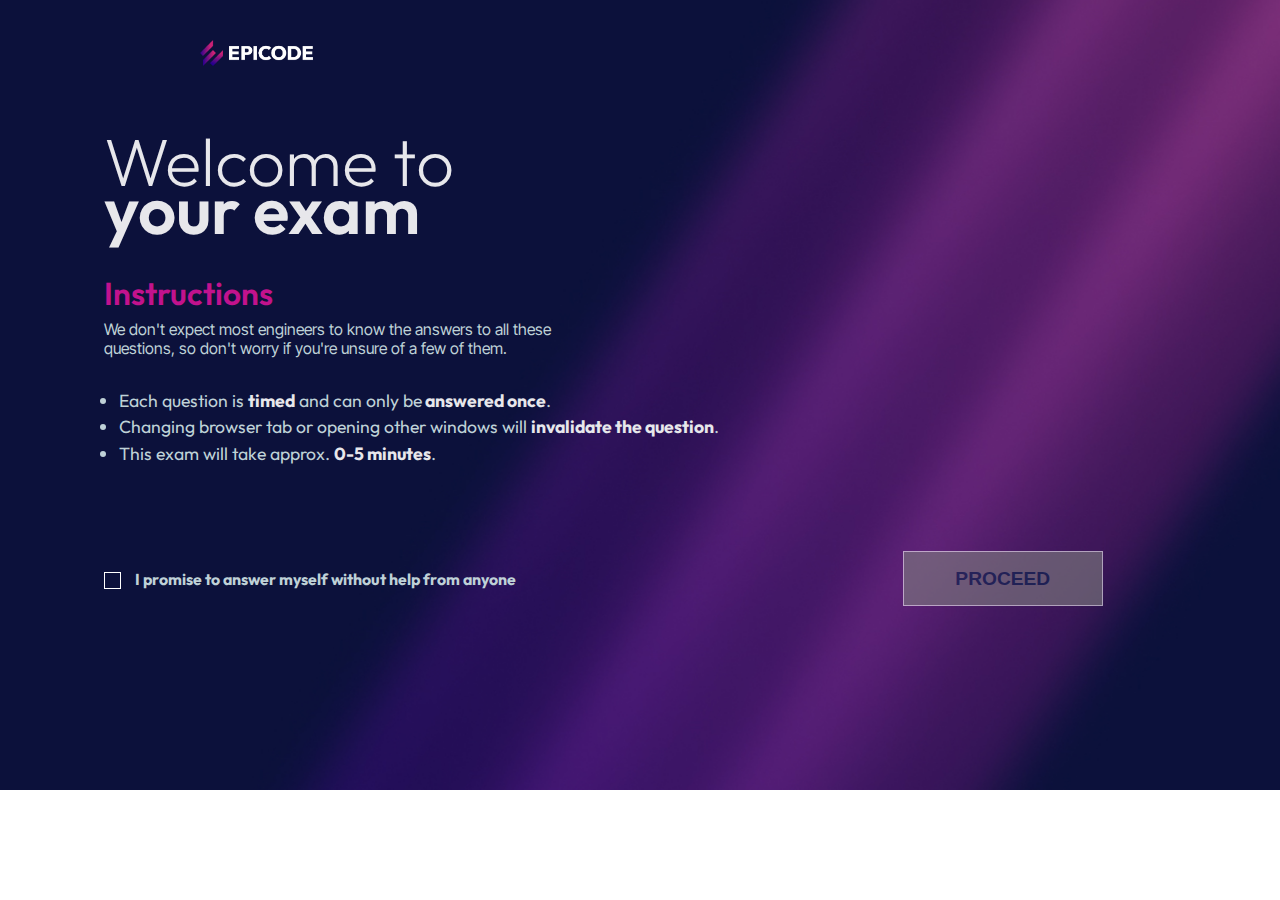
<file: index.html>
<!DOCTYPE html>
<html lang="it">

<head>
  <meta charset="UTF-8" />
  <meta name="viewport" content="width=device-width, initial-scale=1.0" />
  <meta name="description" content="Welcome page" />
  <link rel="stylesheet"
    href="https://fonts.googleapis.com/css2?family=Material+Symbols+Outlined:opsz,wght,FILL,GRAD@20..48,100..700,0..1,-50..200" />
  <link rel="stylesheet" href="assets/css/style.css" />
  <title>Welcome page</title>
</head>


<body>
  <header id="header">
    <div class="container-logo">
      <img src="assets/img/epicode_logo.png" id="logo" alt="logo" />
    </div>
  </header>
  <main id="main1">
    <div id="container-instructions">
      <h1 id="titolo1">Welcome to <span class="bold">your exam</span></h1>
      <h3 class="violet">Instructions</h3>
      <p>
        We don't expect most engineers to know the answers to all these <br />
        questions, so don't worry if you're unsure of a few of them.
      </p>

      <div id="container-lista">
        <ul>
          <li>
            Each question is <span class="bold">timed</span> and can only be<span class="bold"> answered once</span>.
          </li>
          <li>
            Changing browser tab or opening other windows will
            <span class="bold">invalidate the question</span>.
          </li>
          <li>This exam will take approx. <span class="bold"> 0-5 minutes</span>.</li>
        </ul>
      </div>
      <section id="container-form-index">
        <div id="container-checkbox">
          <div id="rude-checkbox"><span class="material-symbols-outlined">
              done
            </span></div>
          <p id="policy">I promise to answer myself without help from anyone</p>
        </div>
        <!-- <input type="checkbox" id="policy" value="policy">
<label for="policy"></label> -->
        <!-- <input type="checkbox" required id="policy" /> -->
      </section>
    </div>

    <button onclick = "cambiaPagina()" type="button" class="bottone" id="start">PROCEED</button>

  </main>

  <script src="assets/JS/index.js"></script>
</body>

</html>
</file>
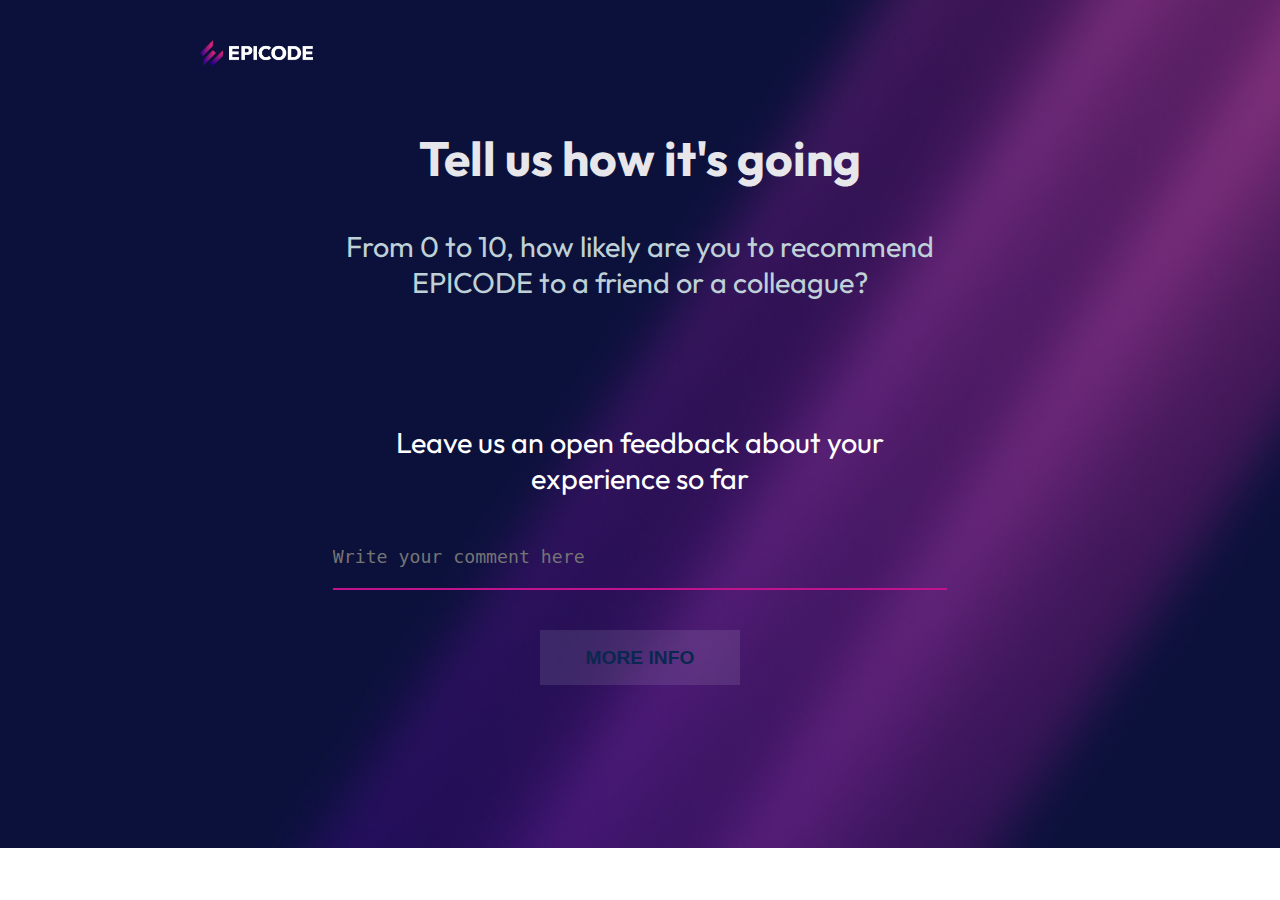
<file: feedback.html>
<!DOCTYPE html>
<html lang="it">

<head>
  <meta charset="UTF-8" />
  <meta name="viewport" content="width=device-width, initial-scale=1.0" />
  <meta name="description" content="Feedback page where we tell how it's going" />
  <title>Feedback</title>
  <link rel="stylesheet" href="assets/css/style.css" />
  <link rel="preconnect" href="https://fonts.googleapis.com" />
  <link rel="preconnect" href="https://fonts.gstatic.com/" crossorigin />
  <link rel="stylesheet" href="https://cdnjs.cloudflare.com/ajax/libs/font-awesome/6.5.2/css/all.min.css"
    integrity="sha512-SnH5WK+bZxgPHs44uWIX+LLJAJ9/2PkPKZ5QiAj6Ta86w+fsb2TkcmfRyVX3pBnMFcV7oQPJkl9QevSCWr3W6A=="
    crossorigin="anonymous" referrerpolicy="no-referrer" />
</head>

<body>
  <header id="header">
    <div class="container-logo">
      <img src="assets/img/epicode_logo.png" alt="logo" id="logo" />
    </div>
  </header>
  <main id="main4">
    <div class="container-titolo">
      <h1 id="titolo4">Tell us how it's going</h1>
      <p>From 0 to 10, how likely are you to recommend EPICODE to a friend or a colleague?</p>
    </div>

    <div class="container-stelline">
      <input type="checkbox" id="star-1" value="1" />
      <label class="fa-solid fa-star star" for="star-1"></label>
      <input type="checkbox" id="star-2" value="2" />
      <label class="fa-solid fa-star star" for="star-2"></label>
      <input type="checkbox" id="star-3" value="3" />
      <label class="fa-solid fa-star star" for="star-3"></label>
      <input type="checkbox" id="star-4" value="4" />
      <label class="fa-solid fa-star star" for="star-4"></label>
      <input type="checkbox" id="star-5" value="5" />
      <label class="fa-solid fa-star star" for="star-5"></label>
      <input type="checkbox" id="star-6" value="6" />
      <label class="fa-solid fa-star star" for="star-6"></label>
      <input type="checkbox" id="star-7" value="7" />
      <label class="fa-solid fa-star star" for="star-7"></label>
      <input type="checkbox" id="star-8" value="8" />
      <label class="fa-solid fa-star star" for="star-8"></label>
      <input type="checkbox" id="star-9" value="9" />
      <label class="fa-solid fa-star star" for="star-9"></label>
      <input type="checkbox" id="star-10" value="10" />
      <label class="fa-solid fa-star star" for="star-10"></label>
    </div>

    <div id="comment-form-container">
      <label for="commento">Leave us an open feedback about your experience so far</label>
      <textarea placeholder="Write your comment here" id="commento" name="commento"></textarea>
      <button onclick="cambiaPagina()" class="bottone" type="button" id="invio-commento">MORE INFO</button>
    </div>
  </main>
</body>
<script>
  function cambiaPagina() {
    window.open("https://epicode.com/it/", "_blank");
  }
</script>

</html>
</file>
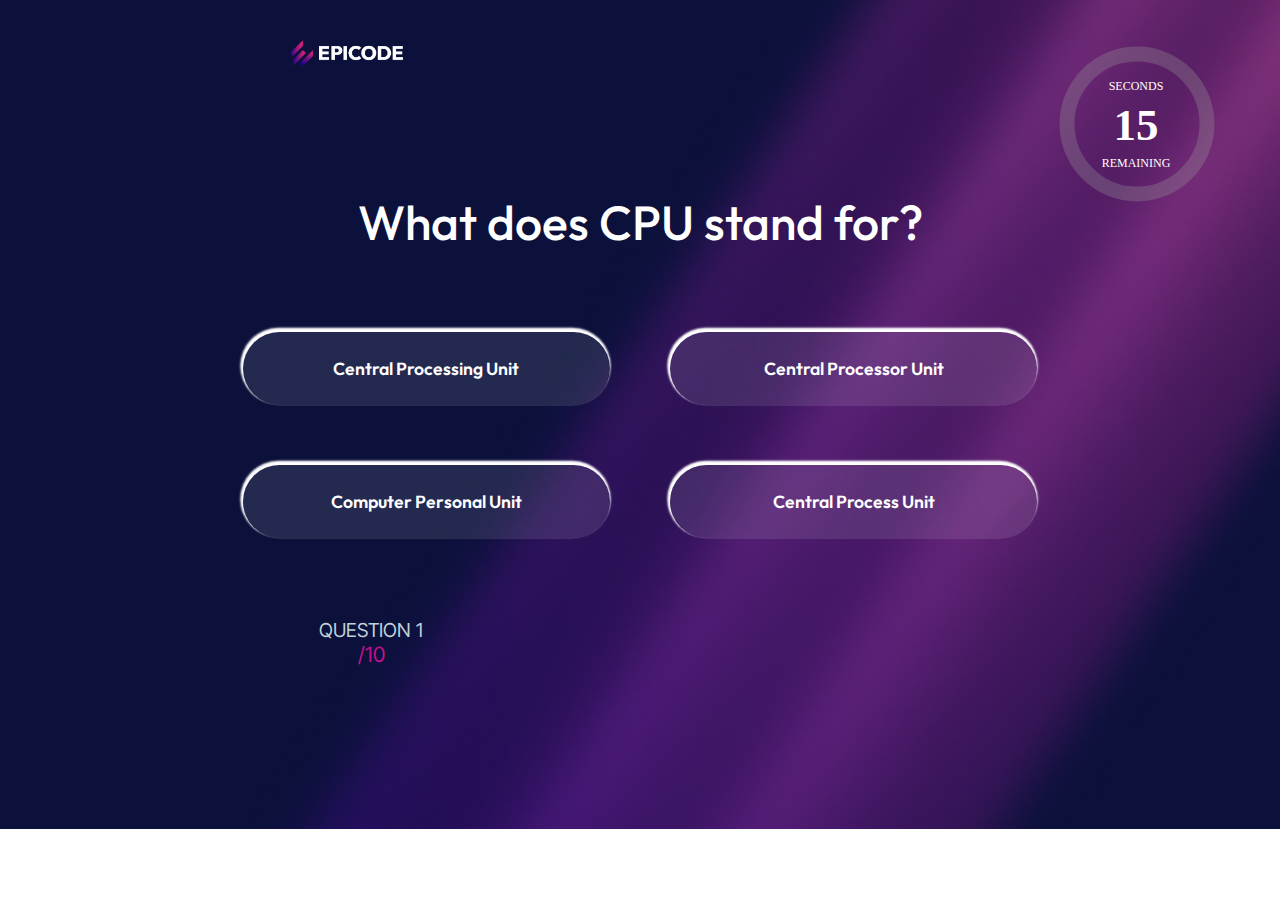
<file: test.html>
<!DOCTYPE html>
<html lang="it">
  <head>
    <meta charset="UTF-8" />
    <meta name="viewport" content="width=device-width, initial-scale=1.0" />
    <title>Build Week Epicode</title>
    <link rel="stylesheet" href="assets/css/style.css" />
  </head>

  <body>
    <div class="containerTest">
      <header id="header">
        <div class="container-logo block-inline">
          <img src="assets/img/epicode_logo.png" alt="logo" id="logo" />
        </div>
        <div class="item " id="position-top-right">
          <svg width="160" height="160" xmlns="http://www.w3.org/2000/svg">
            <g>
              <title>Layer 1</title>
              <circle id="circle-background" class="circle-background" r="70" cy="81" cx="81" stroke-width="10"
                stroke="rgba(62 62 62,0.5)" fill="none" />
              <circle id="circle" class="circle_animation" r="70" cy="81" cx="81" stroke-width="10" stroke="#00FFFF"
                fill="none" />
            </g>
          </svg>
          <div class="timer-content">
            <span class="timer-label top-label">SECONDS</span>
            <h2>10</h2>
            <span class="timer-label bottom-label">REMAINING</span>
          </div>
        </div>
      </header>

      <main id="main2">
        <h1 id="titolo2"></h1>
        <!-- Contenitore principale per impostare gli elementi all interno della webApp-->
        <div id="container-answers"></div>
        <aside id="aside">
          <p>QUESTION <span id="questions-counter">1 </span><span class="questViolet"> /10</span></p>
          <button id="invio-risposta" type="button">NEXT</button>
        </aside>
      </main>
    </div>
    <script src="assets/JS/script.js"></script>
  </body>
</html>
</file>
<file: assets/css/style.css>
@import url("https://fonts.googleapis.com/css2?family=Outfit:wght@100..900&display=swap");
@import url("https://fonts.googleapis.com/css2?family=Inter+Tight:ital,wght@0,100..900;1,100..900&display=swap");

* {
  padding: 0;
  margin: 0;
  box-sizing: border-box;
}

body {
  background-size: cover;
  background-repeat: no-repeat;
  background-image: url(/assets/img/bg.jpg);
  background-position: center;
}

/* Sezione Header contenente background-img-logo  */

#header {
  width: 100%;
  margin-top: 20px;
  margin-bottom: 3%;
}

/* PRIMA PAGINA (INDEX.HTML) */
.container-logo,
img {
  padding: 10px;
  margin-left: 90px;
  width: 33%;
}

#container-instructions {
  font-size: 1.1em;
  font-family: "Outfit", sans-serif;
  text-align: left;
  margin-left: -33%;
  /* Ho allineato il contenitore delle istruzioni al logo epicode*/
}

#titolo1 {
  font-display: block;
  font-family: "Outfit", sans-serif;
  font-weight: 250;
  margin-bottom: 13px;
  width: 100%;
  font-size: 4.2rem;
  color: #e7e7eb;
  line-height: 1;
  /*Ho aggiunto la distanza tra le linee dal titolo*/
}

#titolo1 .bold {
  margin-top: -20px;
  display: block;
  font-weight: 600;
}

#container-lista {
  margin-left: 15px;
  color: #bfd1d7;
  line-height: 1.5;
}

.bold {
  font-weight: 700;
  color: #e7e7eb;
  font-family: "Outfit", sans-serif;
}

.violet {
  font-family: "Outfit", sans-serif;
  font-size: 1.8em;
  font-weight: 600;
  margin-top: 30px;
  margin-bottom: 7px;
  color: #c2128d;
}

#container-instruction,
p {
  font-family: "Inter Tight", sans-serif;
  margin-bottom: 30px;
  color: #bfd1d7;
  font-size: 0.9em;
}

#container-form-index {
  margin-top: 100px;
  color: white;
  font-weight: 400;
}

.material-symbols-outlined {
  font-size: 21px;
  text-align: center;
  position: relative;
  top: -3.5px;
  left: -3.5px;
  font-weight: 900;
}

#policy {
  font-weight: 700;
  font-size: 0.9em;
  display: inline-block;
  margin-left: 10px;
  font-family: "Outfit", sans-serif;
}

#start {
  color: white;
  border: 1px solid white;
  position: relative;
  right: -180px
}

#rude-checkbox {
  height: 17px;
  width: 17px;
  border: 1.8px solid white;
  display: inline-block;
  vertical-align: middle;
}

#start,
#container-instructions {
  display: inline-block;
}

/*SECONDA PAGINA , QUIZ E RISPOSTE (timer) */
#position-top-right {
  position: absolute;
  top: 5%;
  right: 5%;
}

.timer-label {
  font-size: 12px;
  color: white;
}

.containerTest {
  width: 100%;
  text-align: center;
}

.item {
  position: relative;
  width: 160px;
  height: 160px;
}

svg {
  -webkit-transform: rotate(-90deg);
  transform: rotate(-90deg);
  position: absolute;
  top: 0;
  left: 0;
}

.circle_animation {
  stroke-dasharray: 440;
  /* circonferenza del cerchio */
  stroke-dashoffset: 440;
  transition: all 1s linear;
  stroke: #00FFFF;
  /* colore */
  stroke-width: 15;
  /* spessore */
}

.circle-background {
  stroke: rgba(156, 156, 156, 0.3);
  stroke-width: 15;
}

.timer-content {
  position: absolute;
  top: 50%;
  left: 50%;
  transform: translate(-50%, -50%);
  text-align: center;
  color: white;
}

.timer-content h2 {
  margin: 5px 0;
  font-size: 45px;
  font-weight: bold;
}

.timer-label {
  font-size: 12px;
  display: block;
}

#main2 {
  margin: 0 auto;
  margin-top: 8%;
  /*Ho dato al margine un valore percentuale*/
  color: white;
  width: 70%;

}

#titolo2 {
  margin-bottom: 50px;
  font-size: 3rem;
  font-family: "Outfit", helvetica, sans-serif;
  font-weight: 500;
  /*Ho dato il font al titolo della domanda*/
}

#container-answers div {
  display: inline-block;
  width: 41%;
  padding: 25px 30px;
  border: 0px solid white;
  border-radius: 200px;
  box-shadow: -1px -2.5px 2px 1.7px;
  margin: 30px;
  background-color: rgba(255, 255, 255, 0.1);
  text-align: center;
  font-size: 1.1em;
  font-weight: 600;
  /*Ho aggiunto lo spessore al font*/
  font-family: "Outfit", sans-serif;
  /*Ho aggiunto il font alle risposte*/
  transition-duration: 3s;
}

#invio-risposta {
  display: inline-block;
  color: #0a274f;
  border: 1px solid white;
  font-weight: 700;
  font-size: 1.2em;
  background-color: rgba(255, 255, 255, 0.1);
  cursor: pointer;
  height: 55px;
  width: 200px;
  margin-top: -500px;
  transition-duration: 0.2s;
}

#container-answers div:hover {
  cursor: pointer;
  background: linear-gradient(to bottom, #d20094, #900080);
}

#invio-risposta:hover {
  background-color: #02ffff;
  box-shadow: 0 0 20px rgba(2, 255, 255, 0.5), 0 0 20px rgba(2, 255, 255, 0.5), 0 0 20px rgba(2, 255, 255, 0.5);
}

#aside {
  margin-top: 50px;
}

#aside p {
  display: inline-block;
  width: 15%;
  margin-right: 60%;
  font-size: 1.2rem;
}

.questViolet {
  color: #c2128d;
  font-size: 1.1em;
  /* vertical-align: middle; */
}

/* 3 pagina , Risultati pagina (diagramma e %) */

#main3 {
  text-align: center;
  color: white;
  font-family: "Outfit", sans-serif;
}

#titolo3 {
  font-size: 3rem;
  font-weight: bolder;
}

.subTitle {
  font-family: "Outfit", sans-serif;
}

#containerDiagram {
  display: inline-block;
  width: 380px;
  height: 380px;
  margin: 0 auto;
}

.subTitle {
  font-size: 2rem;
}

.container-percentuale {
  display: inline-block;
  vertical-align: middle;
  width: 35%;
  /* margin-bottom: 50vh; */
  /*Ho rimosso il margin bottom per aggiungerlo in negativo al top in modo da eliminare lo scroll-down*/
  margin-top: -66vh;
}

.left {
  text-align: left;
  margin-right: -10%
}

.right {
  text-align: right;
  margin-left: -10%
}

.container-percentuale h2 {
  font-size: 4rem;
  font-weight: 200;
  margin-bottom: -10px;
}

.firstP {
  font-size: 4rem;
  font-weight: 700;
  margin: 0px;
}

.secP {
  font-size: 1.5rem;
  margin: 0px;
}

#valutazione {
  margin-top: 40px;
  color: #0a274f;
  border: 1px solid white;
  font-weight: 700;
  font-size: 1.2em;
  background-color: rgba(255, 255, 255, 0.1);
  cursor: pointer;
  border: none;
  height: 55px;
  width: 200px;
  transition-duration: 0.3s;
}

#valutazione:hover {
  background-color: #02ffff;
  box-shadow: 0 0 20px rgba(2, 255, 255, 0.5), 0 0 20px rgba(2, 255, 255, 0.5), 0 0 20px rgba(2, 255, 255, 0.5);
}

/* 4 pagina ,  Feedback  */
#titolo4 {
  font-display: block;
  font-family: "Outfit", sans-serif;
  font-weight: 700;
  margin-bottom: 40px;
  width: 100%;
  font-size: 3rem;
  color: #e7e7eb;
  text-align: center;
}

.container-titolo {
  width: 78%;
  margin: 0 auto;
}

#main1 {
  width: 60%;
  margin: 0 auto;
  text-align: center;
}

.container-titolo p {
  font-size: 1.8em;
  font-family: "Outfit", sans-serif;
}

.container-stelline {
  width: 45%;
  font-size: 5em;
  margin-bottom: 30px;
  display: inline-flex;
  flex-direction: row-reverse;
  font-weight: 900;
  justify-content: center;
}

.container-stelline .star {
  font-size: 0.8em;
  color: #0a274f;
  cursor: pointer;
  transition: color 0.2s;
}

.container-stelline input[type="checkbox"] {
  display: none;
}

.container-stelline .star:hover,
.container-stelline .star:hover~.star {
  color: #00ffff;
}

.container-stelline input[type="checkbox"]:checked~label.star {
  color: #00ffff;
}

.container-stelline input[type="checkbox"]:checked~label.star,
.container-stelline input[type="checkbox"]:checked~label.star+input[type="checkbox"]~label.star {
  color: #00ffff;
}

#main4 {
  width: 60%;
  margin: 0 auto;
  text-align: center;
}

#comment-form-container label {
  text-align: center;
  color: white;
  font-size: 1.8em;
  font-family: "Outfit";
}

#commento {
  margin-top: 50px;
  display: block;
  overflow: hidden;
  width: 100%;
  background-color: transparent;
  border: none;
  font-size: 1.4em;
  border-bottom: 2px solid #c2138e;
  height: min-content;
  color: white;
  resize: none;
}

#commento:focus,
#commento:active {
  outline: none;
}

#comment-form-container {
  width: 80%;
  margin: 50px auto;
}

.star {
  margin: 0 -5px;
  transform: scale(0.75);
}

/* Bottoni */
#start,
#invio-commento {
  margin: 30px auto 0;
  font-weight: 700;
  font-size: 1.2em;
  background-color: #02ffff;
  margin-top: 60px;
  color: #0a274f;
  border: 1px solid white;
  transition-duration: 0.2s;
}

/* dimensioni bottoni */
.bottone {
  display: inline-block;
  height: 55px;
  width: 200px;
}

#rude-checkbox:hover {
  cursor: pointer;
}

#invio-commento {
  margin-top: 40px;
  color: #0a274f;
  border: 1px solid white;
  font-weight: 700;
  font-size: 1.2em;
  background-color: rgba(255, 255, 255, 0.1);
  cursor: pointer;
  border: none;
  height: 55px;
  width: 200px;
}

#invio-commento:hover {
  background-color: #02ffff;
  box-shadow: 0 0 20px rgba(2, 255, 255, 0.5), 0 0 20px rgba(2, 255, 255, 0.5), 0 0 20px rgba(2, 255, 255, 0.5);
}



/* Click sulla risposta */
.selectedQuestion {
  background: linear-gradient(to bottom, #d20094, #900080);
  /* nuova classe per far colorare hover ad ogni risposta selezionata*/
}
</file>
